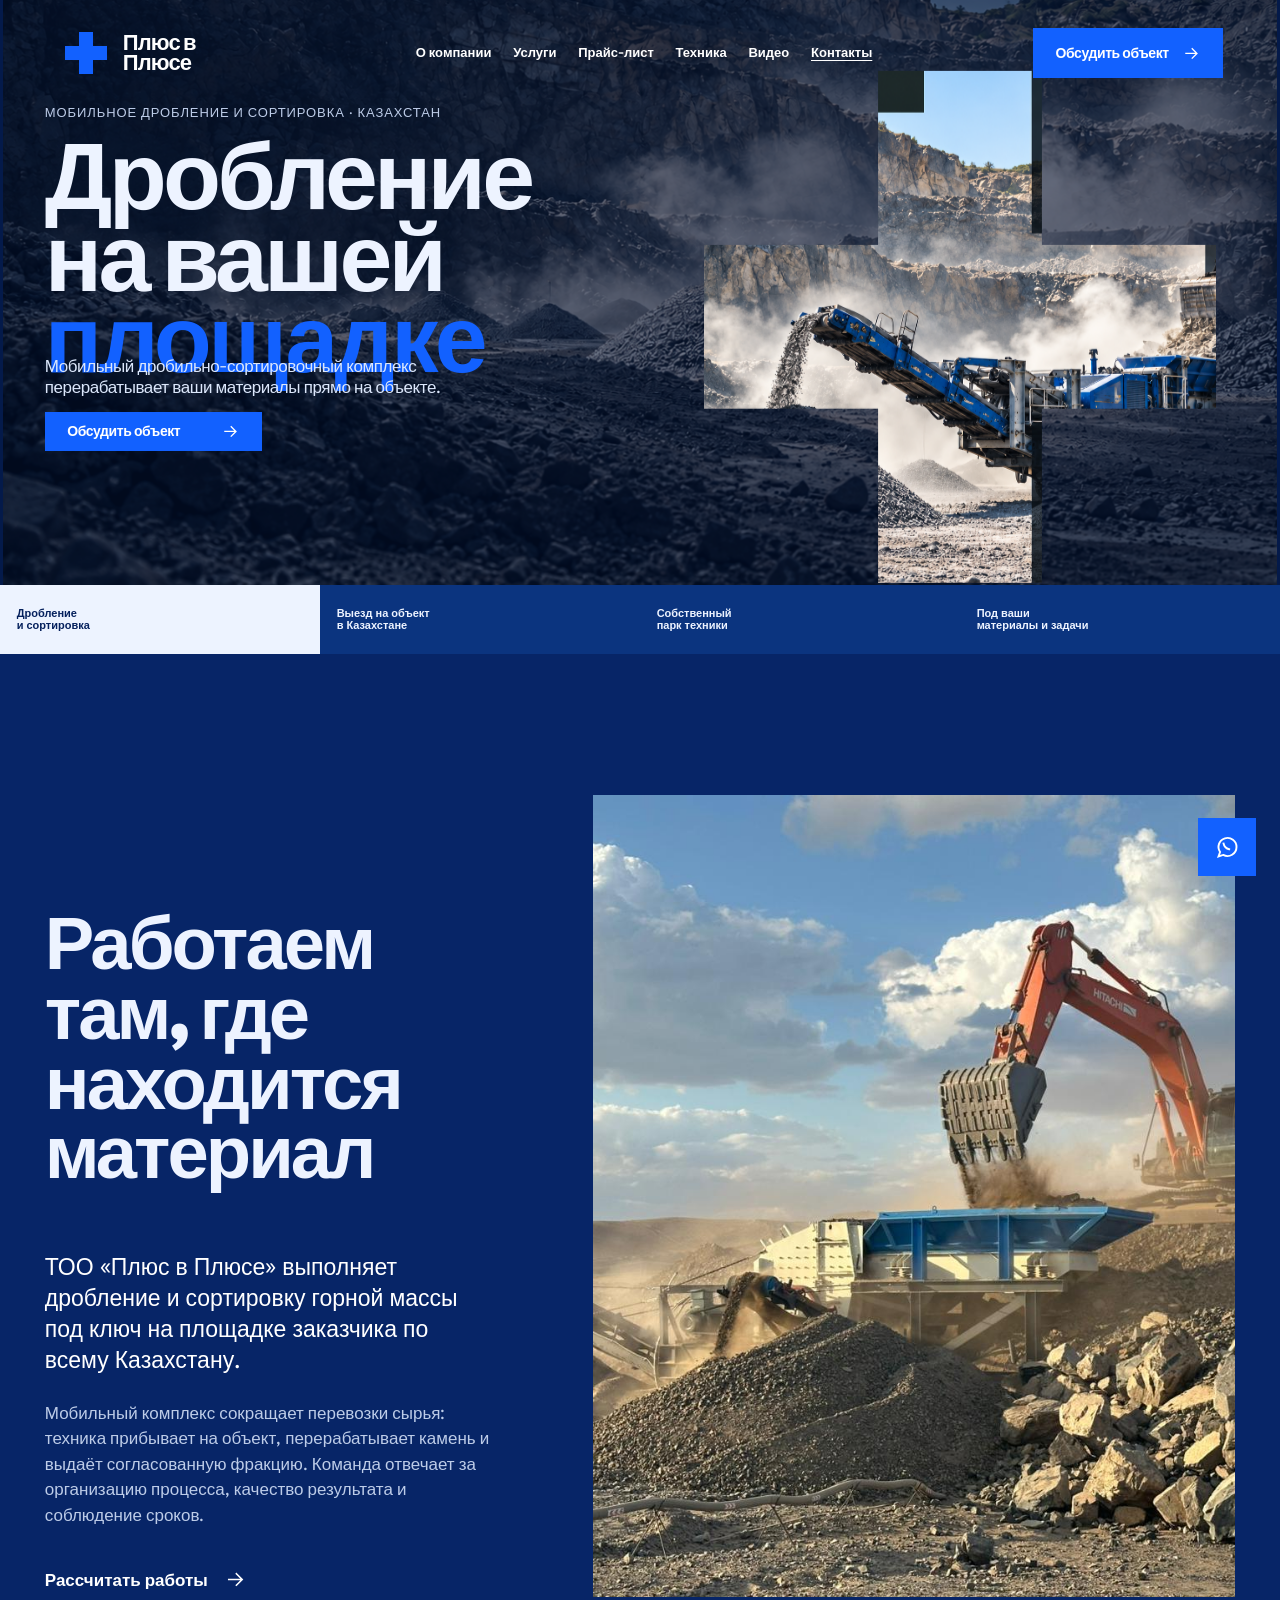
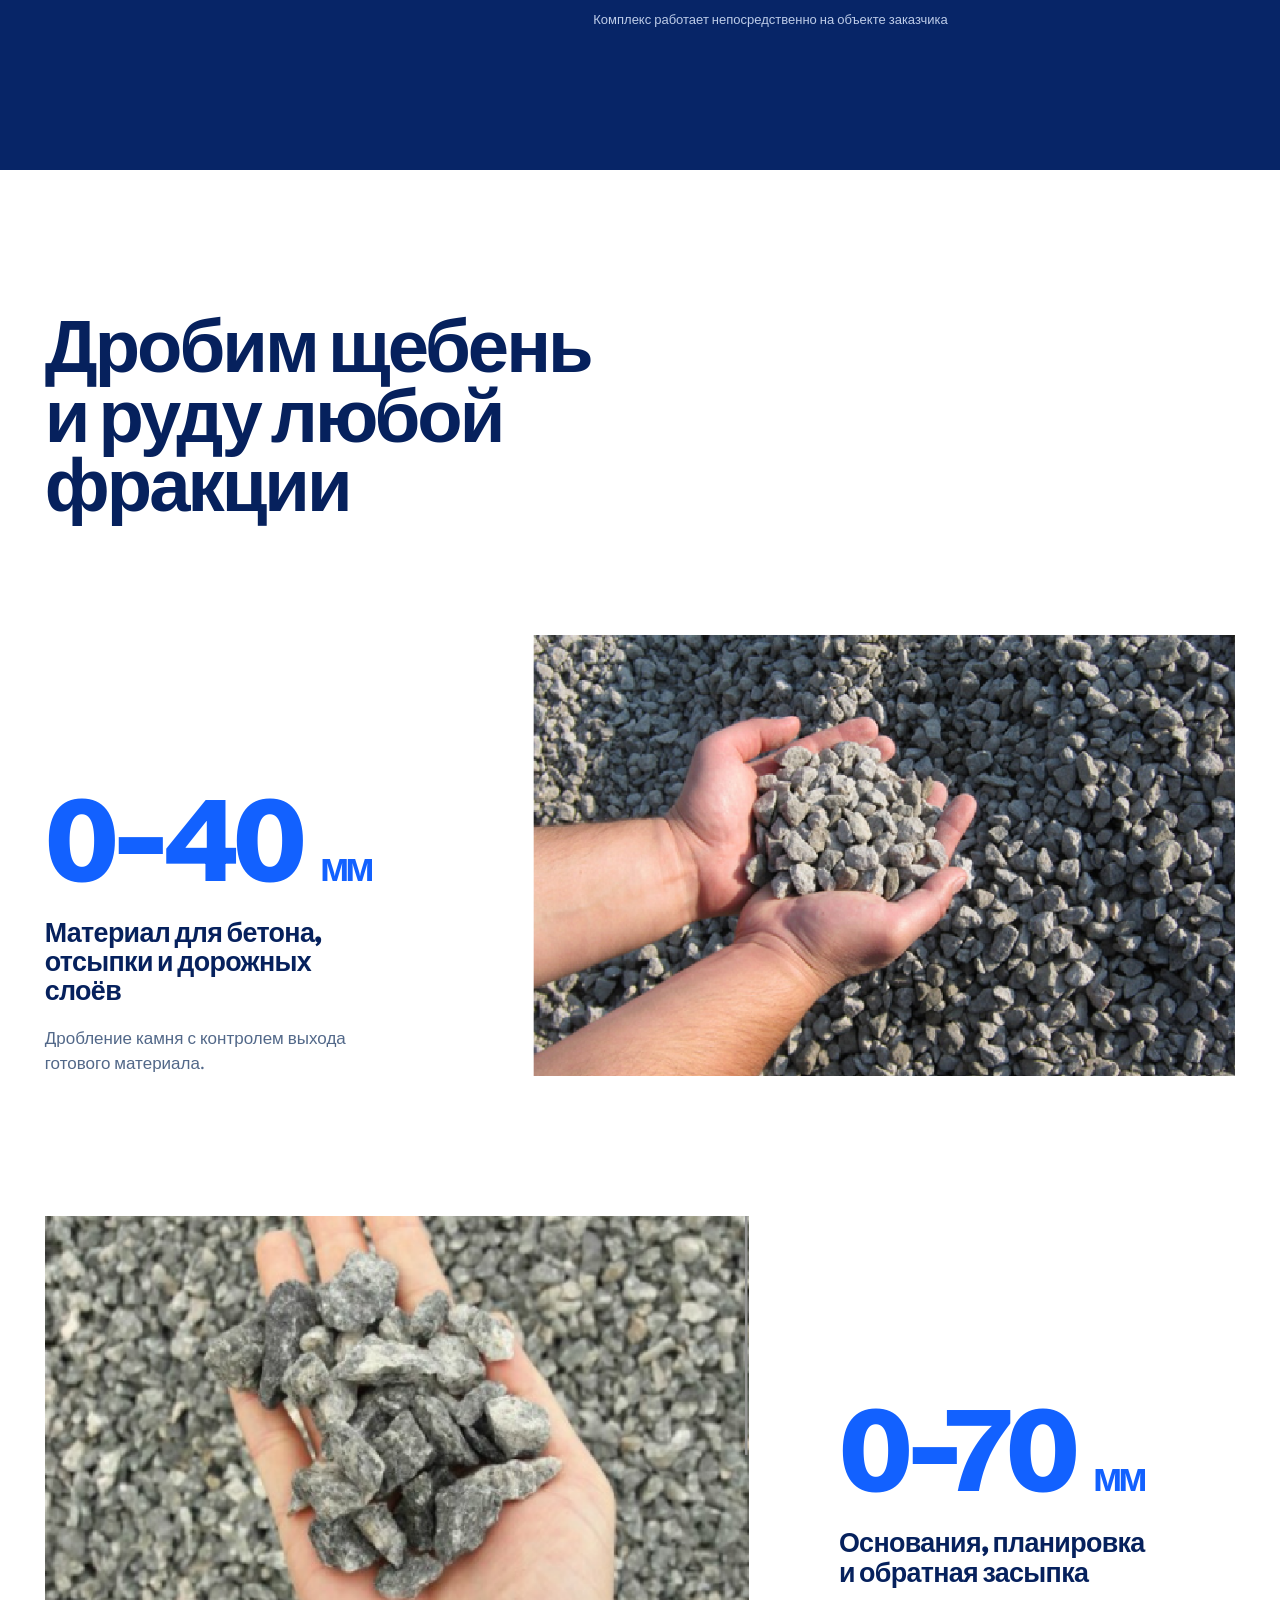
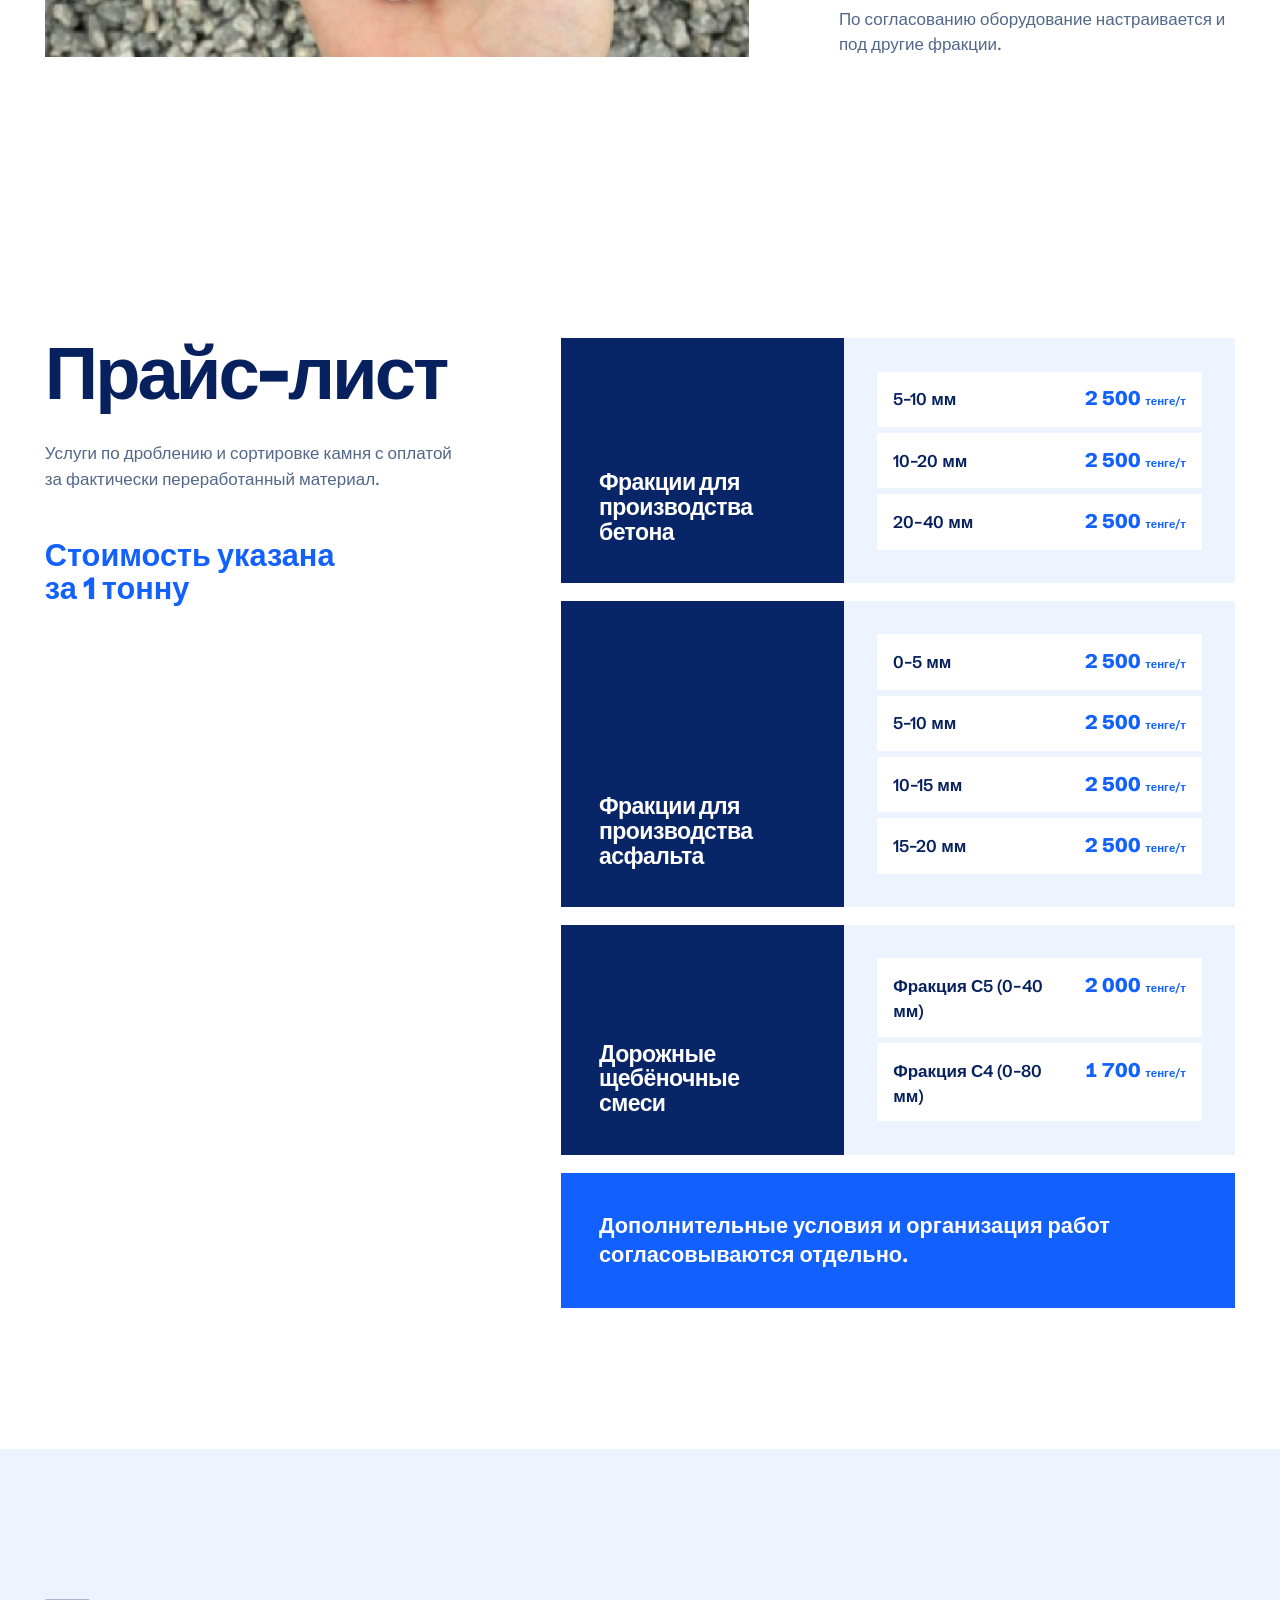
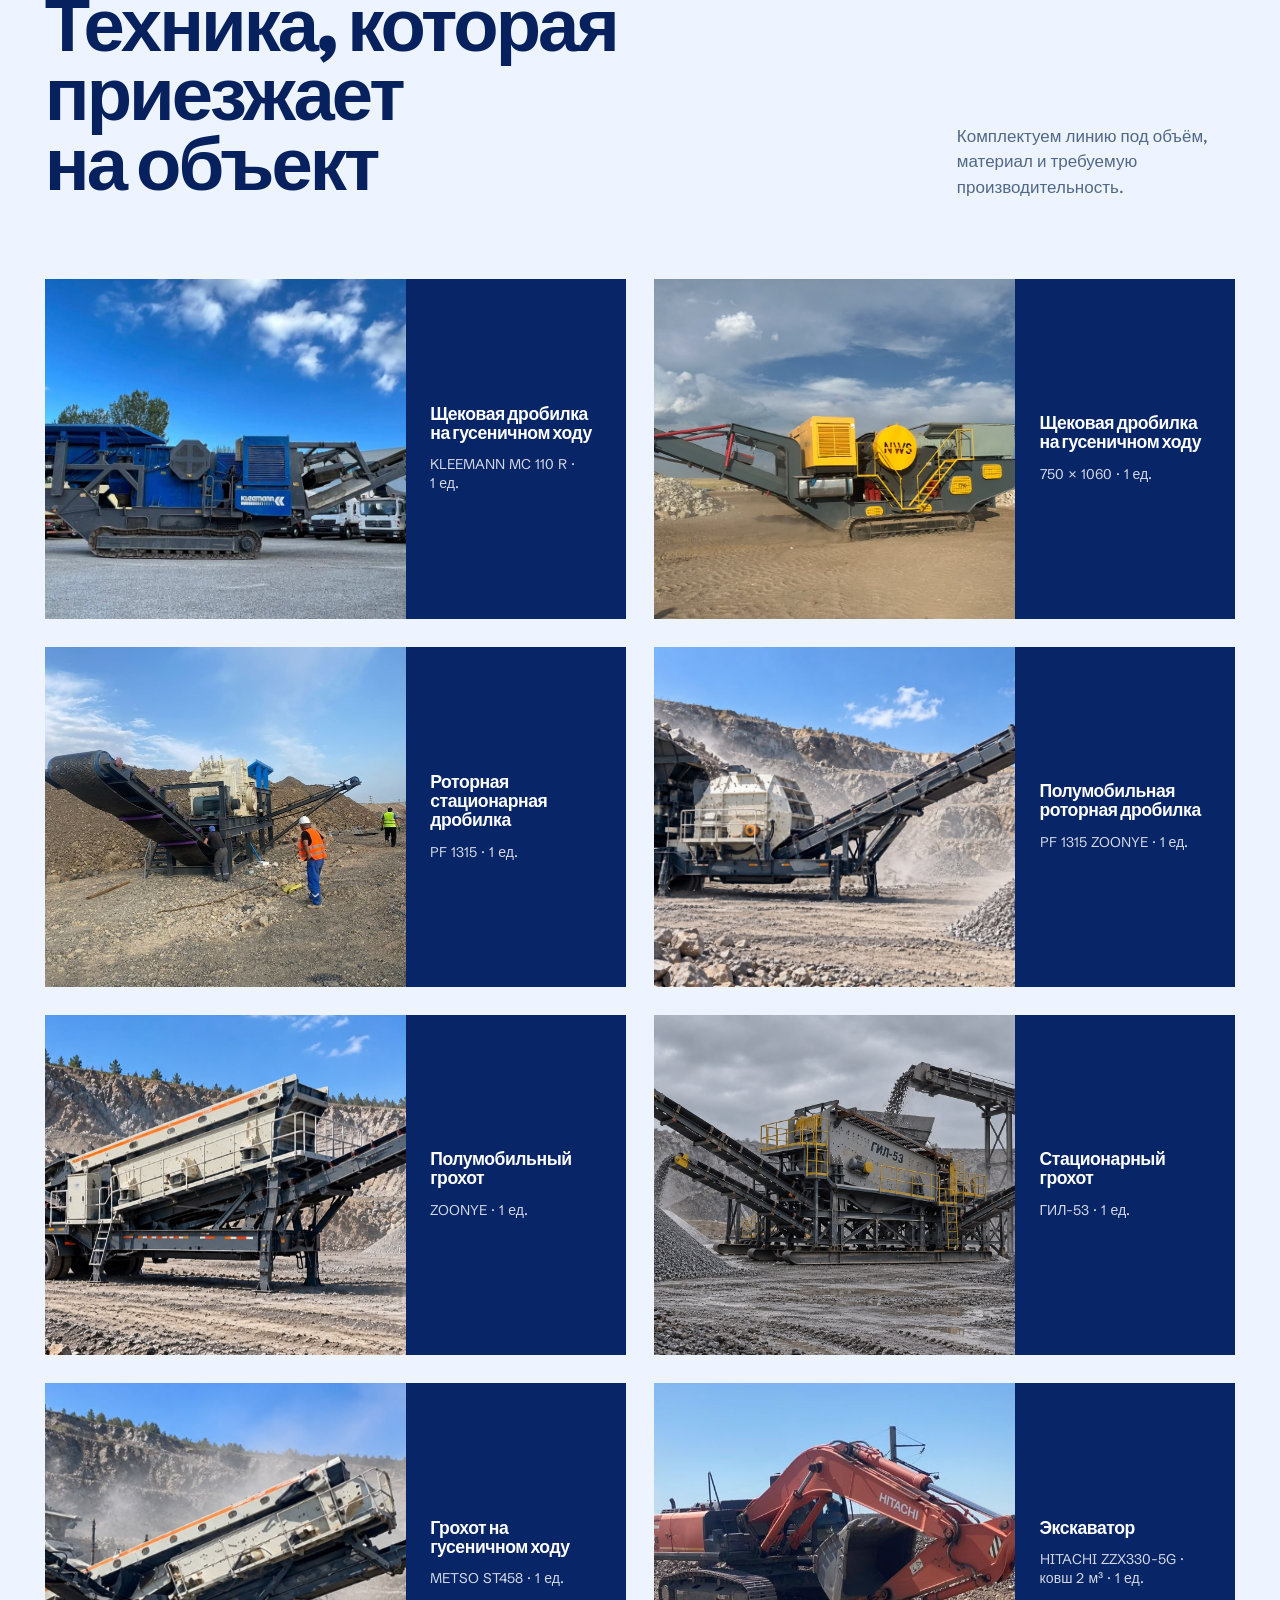
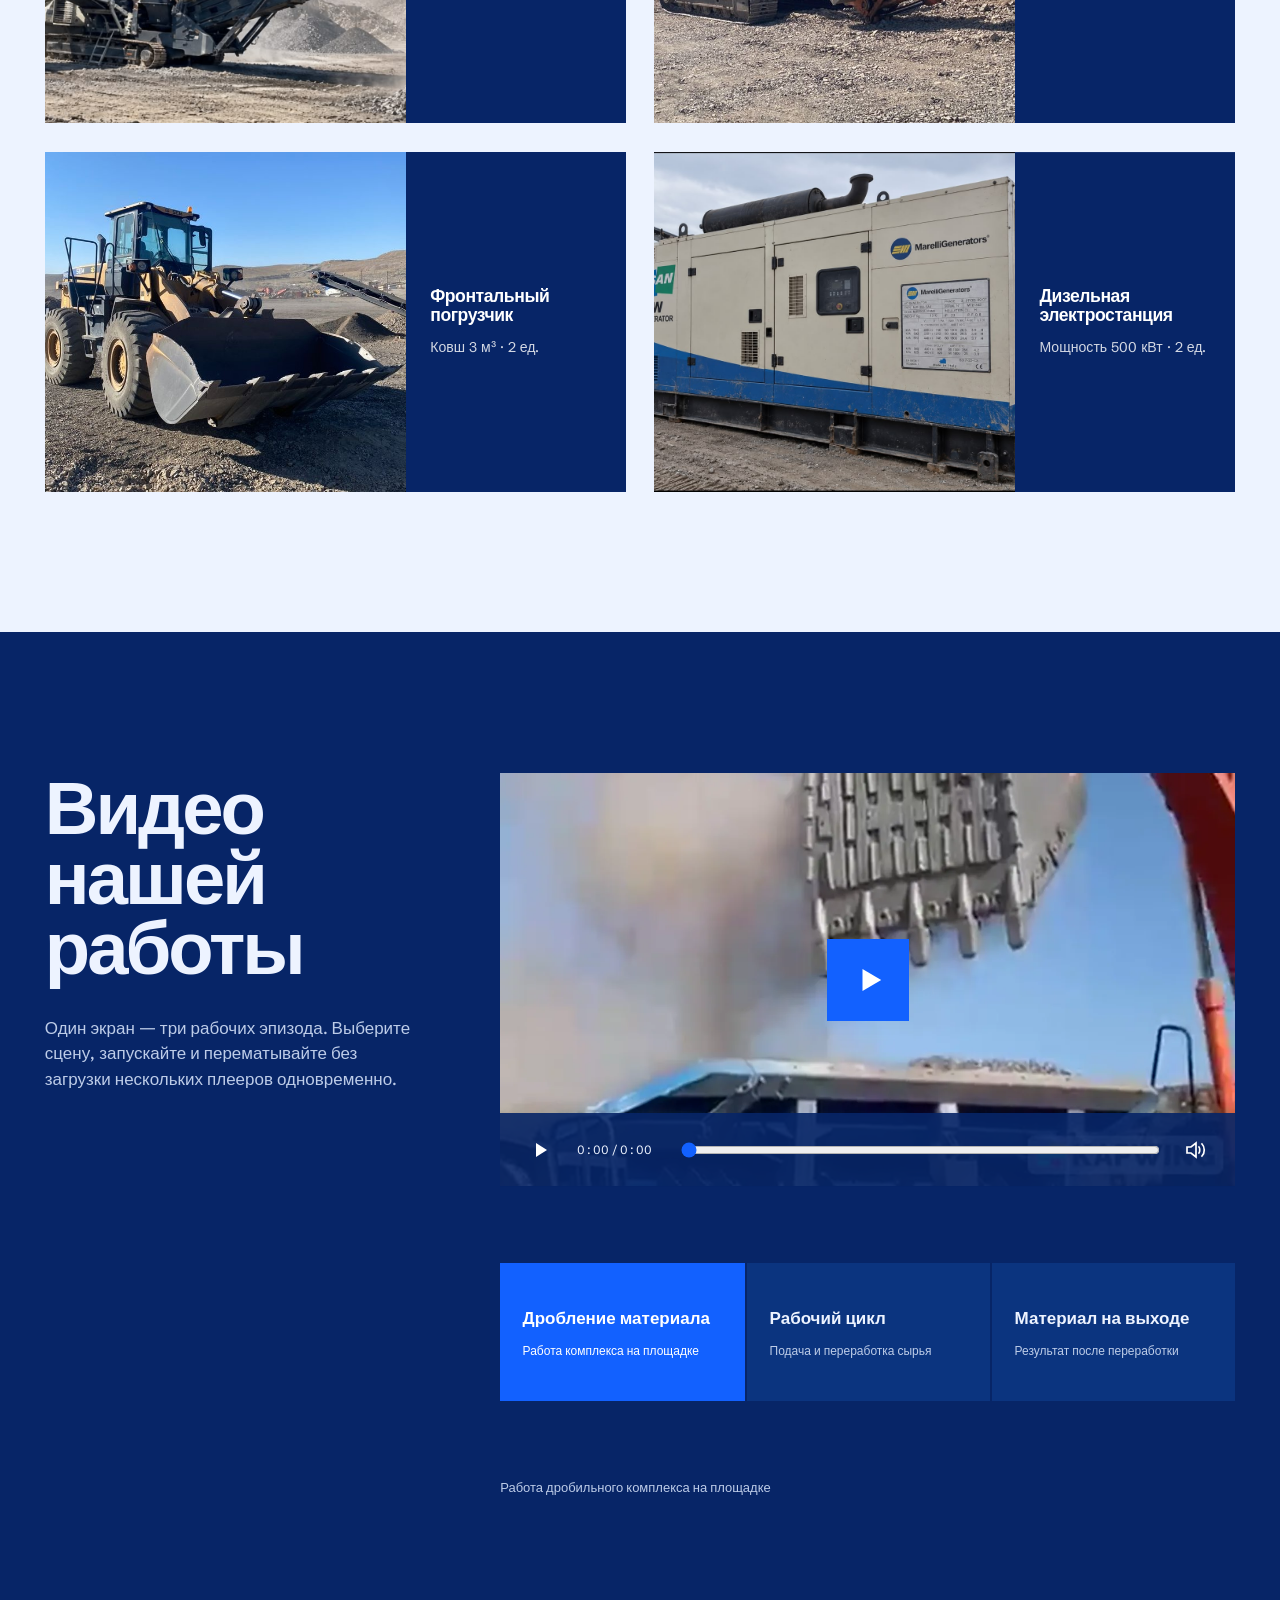
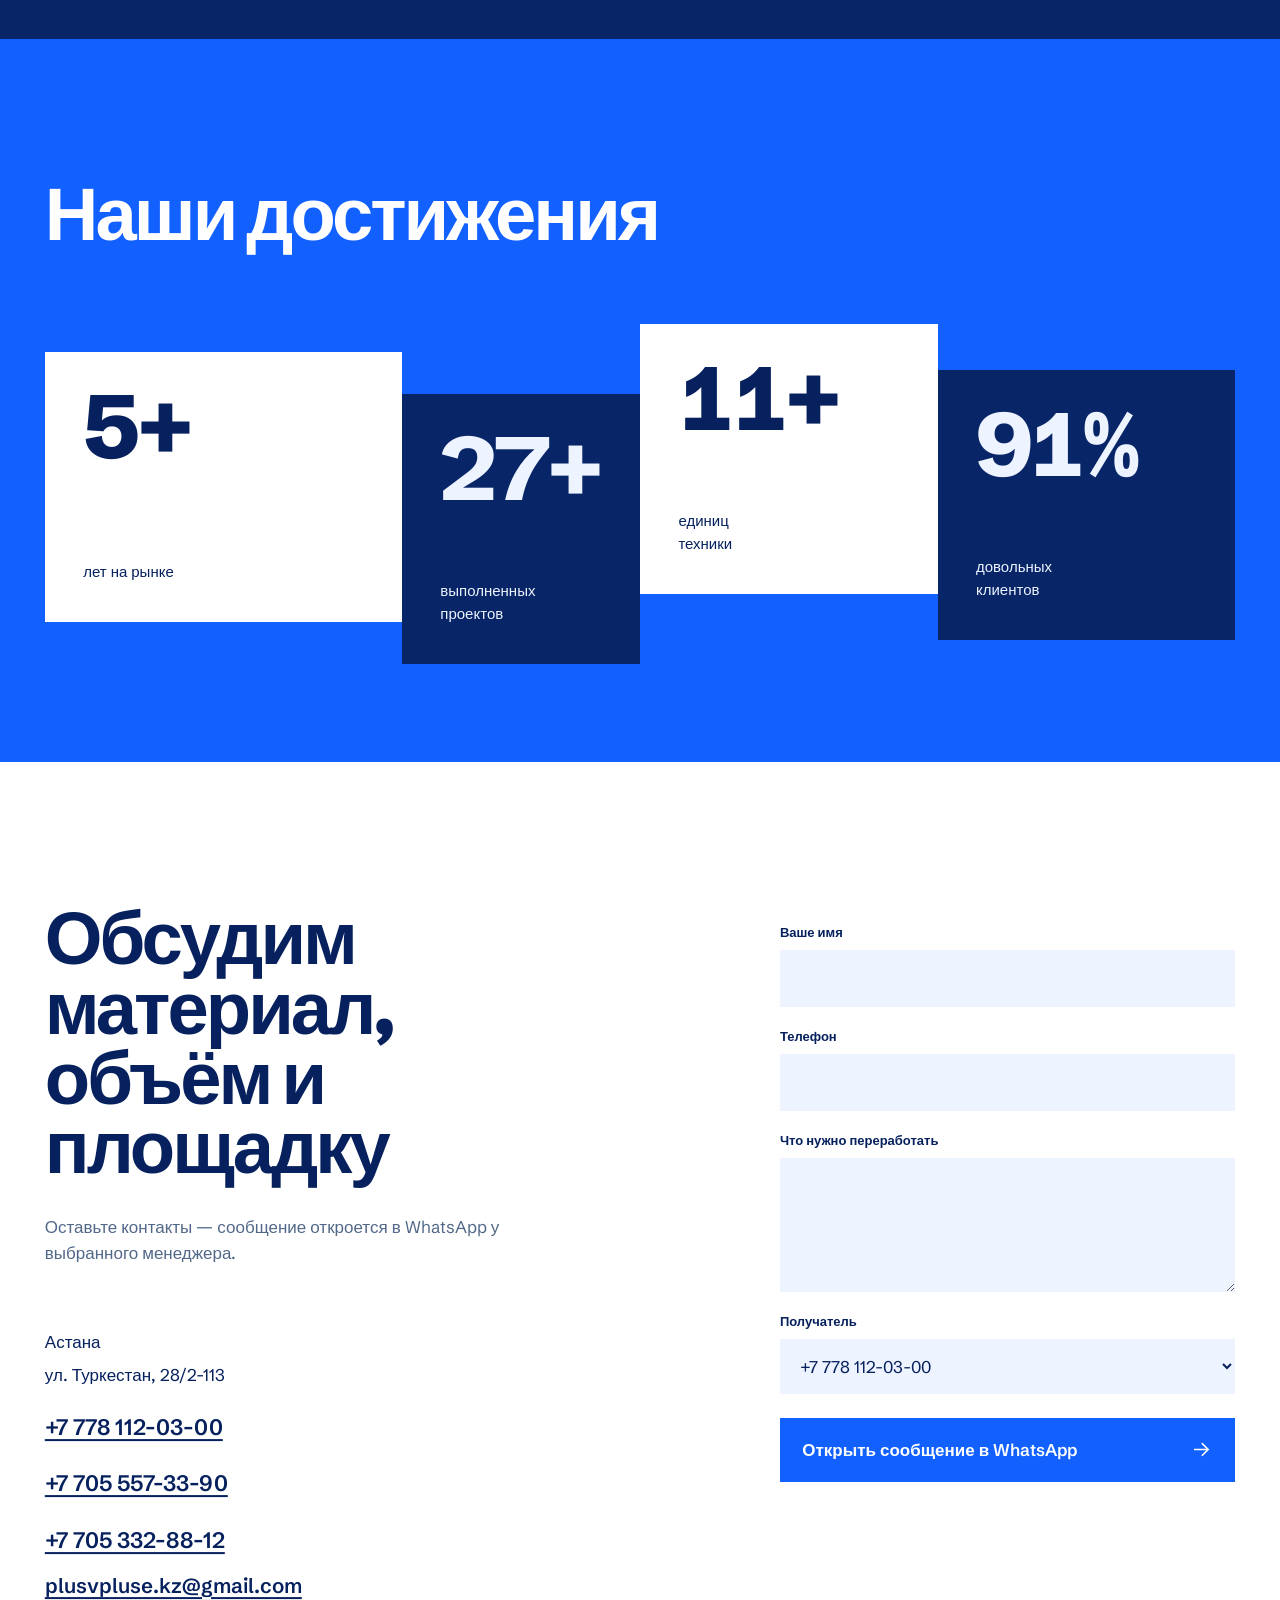
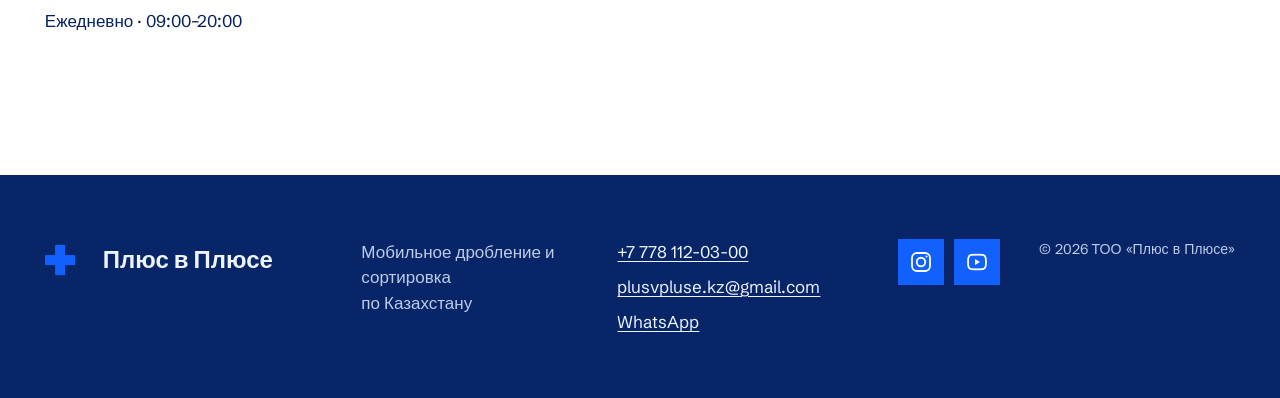
<file: index.html>
<!doctype html>
<html lang="ru">
<head>
  <meta charset="utf-8">
  <meta name="viewport" content="width=device-width, initial-scale=1">
  <title>Дробление инертных материалов в Казахстане | Плюс в Плюсе</title>
  <meta name="description" content="ТОО «Плюс в Плюсе»: мобильное дробление и сортировка инертных материалов на площадке заказчика по Казахстану. Фракции 0–40 и 0–70 мм.">
  <meta name="robots" content="index, follow, max-image-preview:large, max-snippet:-1, max-video-preview:-1">
  <meta name="author" content="ТОО «Плюс в Плюсе»">
  <meta name="theme-color" content="#072567">
  <link rel="icon" href="/favicon-96.png" type="image/png" sizes="96x96">
  <link rel="icon" href="/favicon.svg" type="image/svg+xml">
  <link rel="apple-touch-icon" href="/apple-touch-icon.png" sizes="180x180">
  <link rel="canonical" href="https://plusvpluse.kz/">
  <meta property="og:type" content="website">
  <meta property="og:locale" content="ru_KZ">
  <meta property="og:site_name" content="Плюс в Плюсе">
  <meta property="og:title" content="Дробление на вашей площадке | Плюс в Плюсе">
  <meta property="og:description" content="Мобильное дробление и сортировка инертных материалов на объекте заказчика по Казахстану.">
  <meta property="og:url" content="https://plusvpluse.kz/">
  <meta property="og:image" content="https://plusvpluse.kz/img/%D0%BB%D0%BE%D0%B3%D0%BE1.png">
  <meta name="twitter:card" content="summary_large_image">
  <script type="application/ld+json">
  {"@context":"https://schema.org","@type":"LocalBusiness","@id":"https://plusvpluse.kz/#company","name":"Плюс в Плюсе","legalName":"ТОО «Плюс в Плюсе»","url":"https://plusvpluse.kz/","logo":"https://plusvpluse.kz/favicon-96.png","image":"https://plusvpluse.kz/img/%D0%BB%D0%BE%D0%B3%D0%BE1.png","description":"Услуги по дроблению, сортировке и переработке инертных материалов на площадке заказчика в Казахстане.","telephone":"+7-778-112-03-00","email":"plusvpluse.kz@gmail.com","sameAs":["https://www.instagram.com/plus_v_pluse","https://youtube.com/@plus_v_pluse"],"address":{"@type":"PostalAddress","streetAddress":"ул. Туркестан, 28/2-113","addressLocality":"Астана","addressCountry":"KZ"},"areaServed":{"@type":"Country","name":"Казахстан"}}
  </script>
  <script>document.documentElement.classList.add('js');</script>
  <link rel="stylesheet" href="style.css?v=20261025-1">
</head>
<body>
  <a class="skip-link" href="#main">Перейти к содержанию</a>

  <header class="site-header" id="siteHeader">
    <a class="wordmark" href="#main" aria-label="Плюс в Плюсе — главная"><span class="brand-plus" aria-hidden="true"></span><span>Плюс в Плюсе</span></a>
    <button class="menu-toggle" type="button" aria-expanded="false" aria-controls="heroNav"><span></span><span></span><span class="sr-only">Открыть меню</span></button>
    <nav class="hero-nav" id="heroNav" aria-label="Основная навигация">
      <a href="#about">О компании</a><a href="#services">Услуги</a><a href="#prices">Прайс-лист</a><a href="#equipment">Техника</a><a href="#video">Видео</a><a href="#contact">Контакты</a>
    </nav>
    <a class="nav-action" href="#contact">Обсудить объект <svg viewBox="0 0 24 24" aria-hidden="true"><path d="M5 12h13M13 6l6 6-6 6"/></svg></a>
  </header>

  <main id="main">
    <section class="comp-frame hero-dossier" aria-labelledby="hero-title">
      <figure class="region r-hero-ground" data-region="hero-ground" aria-hidden="true"><img src="assets/plates/hero-ground.png" alt=""></figure>

      <p class="r-service-line service-line" data-region="service-line">МОБИЛЬНОЕ ДРОБЛЕНИЕ И СОРТИРОВКА · КАЗАХСТАН</p>
      <h1 class="r-hero-title hero-title" id="hero-title" data-region="hero-title"><span class="hero-line">Дробление</span><span class="hero-line">на вашей</span><span class="hero-line accent-line">площадке</span></h1>
      <p class="r-hero-copy hero-copy" data-region="hero-copy">Мобильный дробильно-сортировочный комплекс<br>перерабатывает ваши материалы прямо на объекте.</p>
      <a class="r-hero-action hero-action" data-region="hero-action" href="#contact">Обсудить объект <svg viewBox="0 0 24 24" aria-hidden="true"><path d="M5 12h13M13 6l6 6-6 6"/></svg></a>

      <figure class="region r-plus-media hero-media" data-region="plus-media">
        <video id="heroVideo" muted loop playsinline preload="metadata" poster="assets/plates/plus-media.png" data-placeholder-src="img/video_1.mp4" aria-label="Место для будущего 15-секундного фонового видео"></video>
      </figure>

      <div class="r-folder-index folder-index" data-region="folder-index" aria-label="Направления работ">
        <span><i>Дробление<br>и сортировка</i></span><span><i>Выезд на объект<br>в Казахстане</i></span><span><i>Собственный<br>парк техники</i></span><span><i>Под ваши<br>материалы и задачи</i></span>
      </div>

    </section>

    <section class="about section-field" id="about" aria-labelledby="about-title">
      <div class="section-wrap about-grid">
        <div class="about-copy reveal-copy">
          <h2 id="about-title">Работаем там, где находится материал</h2>
          <p class="lead">ТОО «Плюс в Плюсе» выполняет дробление и сортировку горной массы под ключ на площадке заказчика по всему Казахстану.</p>
          <p>Мобильный комплекс сокращает перевозки сырья: техника прибывает на объект, перерабатывает камень и выдаёт согласованную фракцию. Команда отвечает за организацию процесса, качество результата и соблюдение сроков.</p>
          <a class="text-link" href="#contact">Рассчитать работы <svg viewBox="0 0 24 24" aria-hidden="true"><path d="M5 12h13M13 6l6 6-6 6"/></svg></a>
        </div>
        <figure class="about-figure reveal-media"><img src="img/rкомпания.jpeg" alt="Мобильный дробильный комплекс компании на рабочей площадке" loading="lazy"><figcaption>Комплекс работает непосредственно на объекте заказчика</figcaption></figure>
      </div>
    </section>

    <section class="services section-field" id="services" aria-labelledby="services-title">
      <div class="section-wrap">
        <div class="section-heading reveal-copy"><h2 id="services-title">Дробим щебень и руду любой<br>фракции</h2></div>
        <div class="fraction-showcase">
          <article class="fraction-story reveal-row"><div><span class="measure">0–40 <small>мм</small></span><h3>Материал для бетона, отсыпки и дорожных слоёв</h3><p>Дробление камня с контролем выхода готового материала.</p></div><img src="img/фракция 40.png" alt="Дроблёный материал фракции 0–40 мм" loading="lazy"></article>
          <article class="fraction-story reverse reveal-row"><div><span class="measure">0–70 <small>мм</small></span><h3>Основания, планировка и обратная засыпка</h3><p>По согласованию оборудование настраивается и под другие фракции.</p></div><img src="img/фракция 70.1.png" alt="Дроблёный материал фракции 0–70 мм" loading="lazy"></article>
        </div>
      </div>
    </section>

    <section class="pricing section-field" id="prices" aria-labelledby="prices-title">
      <div class="section-wrap pricing-layout">
        <div class="pricing-intro reveal-copy">
          <h2 id="prices-title">Прайс-лист</h2>
          <p>Услуги по дроблению и сортировке камня с оплатой за фактически переработанный материал.</p>
          <strong>Стоимость указана за 1 тонну</strong>
        </div>

        <div class="price-ledger" aria-label="Цены на услуги дробления и сортировки">
          <article class="price-group reveal-row">
            <h3>Фракции для производства бетона</h3>
            <dl>
              <div><dt>5–10 мм</dt><dd>2 500 <span>тенге/т</span></dd></div>
              <div><dt>10–20 мм</dt><dd>2 500 <span>тенге/т</span></dd></div>
              <div><dt>20–40 мм</dt><dd>2 500 <span>тенге/т</span></dd></div>
            </dl>
          </article>

          <article class="price-group price-group-accent reveal-row">
            <h3>Фракции для производства асфальта</h3>
            <dl>
              <div><dt>0–5 мм</dt><dd>2 500 <span>тенге/т</span></dd></div>
              <div><dt>5–10 мм</dt><dd>2 500 <span>тенге/т</span></dd></div>
              <div><dt>10–15 мм</dt><dd>2 500 <span>тенге/т</span></dd></div>
              <div><dt>15–20 мм</dt><dd>2 500 <span>тенге/т</span></dd></div>
            </dl>
          </article>

          <article class="price-group reveal-row">
            <h3>Дорожные щебёночные смеси</h3>
            <dl>
              <div><dt>Фракция С5 (0–40 мм)</dt><dd>2 000 <span>тенге/т</span></dd></div>
              <div><dt>Фракция С4 (0–80 мм)</dt><dd>1 700 <span>тенге/т</span></dd></div>
            </dl>
          </article>

          <p class="price-conditions">Дополнительные условия и организация работ согласовываются отдельно.</p>
        </div>
      </div>
    </section>

    <section class="equipment section-field" id="equipment" aria-labelledby="equipment-title">
      <div class="section-wrap">
        <div class="section-heading equipment-heading reveal-copy"><h2 id="equipment-title">Техника, которая приезжает на объект</h2><p>Комплектуем линию под объём, материал и требуемую производительность.</p></div>
        <div class="equipment-list">
          <article class="equipment-row reveal-row"><img src="img/1.jpeg" alt="Щековая дробилка KLEEMANN MC 110 R" loading="lazy"><div><h3>Щековая дробилка на гусеничном ходу</h3><p>KLEEMANN MC 110 R · 1 ед.</p></div></article>
          <article class="equipment-row reveal-row"><img src="img/2.jpeg" alt="Щековая дробилка 750 на 1060" loading="lazy"><div><h3>Щековая дробилка на гусеничном ходу</h3><p>750 × 1060 · 1 ед.</p></div></article>
          <article class="equipment-row reveal-row"><img src="img/3.jpeg" alt="Роторная стационарная дробилка PF 1315" loading="lazy"><div><h3>Роторная стационарная дробилка</h3><p>PF 1315 · 1 ед.</p></div></article>
          <article class="equipment-row reveal-row"><img src="img/4.jpeg" alt="Полумобильная роторная дробилка PF 1315 ZOONYE" loading="lazy"><div><h3>Полумобильная роторная дробилка</h3><p>PF 1315 ZOONYE · 1 ед.</p></div></article>
          <article class="equipment-row reveal-row"><img src="img/5.png" alt="Полумобильный грохот ZOONYE" loading="lazy"><div><h3>Полумобильный грохот</h3><p>ZOONYE · 1 ед.</p></div></article>
          <article class="equipment-row reveal-row"><img src="img/6.jpeg" alt="Стационарный грохот ГИЛ-53" loading="lazy"><div><h3>Стационарный грохот</h3><p>ГИЛ-53 · 1 ед.</p></div></article>
          <article class="equipment-row reveal-row"><img src="img/7.png" alt="Грохот на гусеничном ходу METSO ST458" loading="lazy"><div><h3>Грохот на гусеничном ходу</h3><p>METSO ST458 · 1 ед.</p></div></article>
          <article class="equipment-row reveal-row"><img src="img/8.jpeg" alt="Экскаватор HITACHI ZZX330-5G" loading="lazy"><div><h3>Экскаватор</h3><p>HITACHI ZZX330-5G · ковш 2 м³ · 1 ед.</p></div></article>
          <article class="equipment-row reveal-row"><img src="img/9.jpeg" alt="Фронтальный погрузчик с ковшом 3 кубических метра" loading="lazy"><div><h3>Фронтальный погрузчик</h3><p>Ковш 3 м³ · 2 ед.</p></div></article>
          <article class="equipment-row reveal-row"><img src="img/10.jpeg" alt="Дизельная электростанция мощностью 500 киловатт" loading="lazy"><div><h3>Дизельная электростанция</h3><p>Мощность 500 кВт · 2 ед.</p></div></article>

        </div>
      </div>
    </section>

    <section class="work-video section-field" id="video" aria-labelledby="video-title">
      <div class="section-wrap video-layout">
        <div class="video-copy reveal-copy"><h2 id="video-title">Видео нашей работы</h2><p>Один экран — три рабочих эпизода. Выберите сцену, запускайте и перематывайте без загрузки нескольких плееров одновременно.</p></div>
        <div class="video-stage reveal-media" data-player>
          <video id="workVideo" preload="metadata" playsinline poster="assets/video/work-1.webp" aria-describedby="videoDescription"><source src="assets/video/work-1.webm" type="video/webm"><source src="img/video_1.mp4" type="video/mp4">Ваш браузер не поддерживает видео.</video>
          <button class="video-play" type="button" aria-label="Воспроизвести видео"><svg viewBox="0 0 40 40" aria-hidden="true"><path d="m15 10 17 10-17 10Z"/></svg></button>
          <div class="video-controls" aria-label="Управление видео">
            <button class="control-play" type="button" aria-label="Воспроизвести"><svg viewBox="0 0 24 24" aria-hidden="true"><path class="play-path" d="m8 5 11 7-11 7Z"/></svg></button>
            <span class="video-time"><span id="currentTime">0:00</span> / <span id="duration">0:00</span></span>
            <input id="videoProgress" class="video-progress" type="range" min="0" max="100" value="0" aria-label="Позиция видео">
            <button class="control-mute" type="button" aria-label="Выключить звук"><svg viewBox="0 0 24 24" aria-hidden="true"><path d="M4 9h4l5-4v14l-5-4H4Z"/><path class="sound-waves" d="M16 9c1 1 1 5 0 6m3-9c3 3 3 9 0 12"/></svg></button>
          </div>
        </div>
        <div class="video-index" role="list" aria-label="Выбор видео">
          <button class="video-choice is-active" type="button" data-src="img/video_1.mp4" data-webm="assets/video/work-1.webm" data-poster="assets/video/work-1.webp" data-title="Дробление материала" data-description="Работа дробильного комплекса на площадке" aria-pressed="true"><span>Дробление материала</span><small>Работа комплекса на площадке</small></button>
          <button class="video-choice" type="button" data-src="img/video_2.mp4" data-webm="assets/video/work-2.webm" data-poster="assets/video/work-2.webp" data-title="Рабочий цикл" data-description="Подача и переработка горной массы" aria-pressed="false"><span>Рабочий цикл</span><small>Подача и переработка сырья</small></button>
          <button class="video-choice" type="button" data-src="img/video_3.mp4" data-webm="assets/video/work-3.webm" data-poster="assets/video/work-3.webp" data-title="Материал на выходе" data-description="Готовая фракция после переработки" aria-pressed="false"><span>Материал на выходе</span><small>Результат после переработки</small></button>
        </div>
        <p class="video-description" id="videoDescription" aria-live="polite">Работа дробильного комплекса на площадке</p>
      </div>
    </section>

    <section class="achievements section-field" id="achievements" aria-labelledby="achievements-title">
      <div class="section-wrap"><h2 id="achievements-title" class="reveal-copy">Наши достижения</h2><div class="stats-grid">
        <div class="stat stat-a"><strong class="stat-number" data-count="5" data-suffix="+">5+</strong><span>лет на рынке</span></div>
        <div class="stat stat-b"><strong class="stat-number" data-count="30" data-suffix="+">30+</strong><span>выполненных проектов</span></div>
        <div class="stat stat-c"><strong class="stat-number" data-count="12" data-suffix="+">12+</strong><span>единиц техники</span></div>
        <div class="stat stat-d"><strong class="stat-number" data-count="100" data-suffix="%">100%</strong><span>довольных клиентов</span></div>
      </div></div>
    </section>

    <section class="contact section-field" id="contact" aria-labelledby="contact-title">
      <div class="section-wrap contact-grid">
        <div class="contact-copy reveal-copy"><h2 id="contact-title">Обсудим материал, объём и площадку</h2><p>Оставьте контакты — сообщение откроется в WhatsApp у выбранного менеджера.</p><address><span>Астана</span><span>ул. Туркестан, 28/2-113</span><a href="tel:+77781120300">+7 778 112-03-00</a><a href="tel:+77055573390">+7 705 557-33-90</a><a href="tel:+77053328812">+7 705 332-88-12</a><a class="contact-email" href="mailto:plusvpluse.kz@gmail.com">plusvpluse.kz@gmail.com</a><span>Ежедневно · 09:00–20:00</span></address></div>
        <form class="contact-form" id="contactForm" novalidate>
          <label for="userName">Ваше имя</label><input id="userName" name="name" autocomplete="name" required>
          <label for="userPhone">Телефон</label><input id="userPhone" name="phone" type="tel" autocomplete="tel" inputmode="tel" required>
          <label for="userMessage">Что нужно переработать</label><textarea id="userMessage" name="message" rows="4" required></textarea>
          <label for="managerSelect">Получатель</label><select id="managerSelect" name="manager"><option value="77781120300">+7 778 112-03-00</option><option value="77055573390">+7 705 557-33-90</option><option value="77053328812">+7 705 332-88-12</option></select>
          <button type="submit">Открыть сообщение в WhatsApp <svg viewBox="0 0 24 24" aria-hidden="true"><path d="M5 12h13M13 6l6 6-6 6"/></svg></button>
          <p class="form-status" id="formStatus" aria-live="polite"></p>
        </form>
      </div>
    </section>
  </main>

  <footer><div class="section-wrap footer-grid"><a class="footer-brand" href="#main"><span class="brand-plus" aria-hidden="true"></span><span>Плюс в Плюсе</span></a><p>Мобильное дробление и сортировка<br>по Казахстану</p><div class="footer-contacts"><a href="tel:+77781120300">+7 778 112-03-00</a><a href="mailto:plusvpluse.kz@gmail.com">plusvpluse.kz@gmail.com</a><a href="https://wa.me/77781120300" target="_blank" rel="noopener">WhatsApp</a></div><nav class="footer-social" aria-label="Компания в социальных сетях"><a href="https://www.instagram.com/plus_v_pluse?mdxt=MWtuZjZqcXhyZDYzMQ%3D%3D&amp;utm_source=qr" target="_blank" rel="noopener noreferrer" aria-label="Плюс в Плюсе в Instagram"><svg viewBox="0 0 24 24" aria-hidden="true"><rect x="3" y="3" width="18" height="18" rx="5"/><circle cx="12" cy="12" r="4.25"/><circle cx="17.5" cy="6.5" r="1" class="social-icon-dot"/></svg></a><a href="https://youtube.com/@plus_v_pluse?si=malFG9ukcLzMFGE-" target="_blank" rel="noopener noreferrer" aria-label="Плюс в Плюсе на YouTube"><svg viewBox="0 0 24 24" aria-hidden="true"><path d="M21 12c0 2.25-.27 4.06-.58 5.07a2.65 2.65 0 0 1-1.84 1.84C17.12 19.3 12 19.3 12 19.3s-5.12 0-6.58-.39a2.65 2.65 0 0 1-1.84-1.84C3.27 16.06 3 14.25 3 12s.27-4.06.58-5.07a2.65 2.65 0 0 1 1.84-1.84C6.88 4.7 12 4.7 12 4.7s5.12 0 6.58.39a2.65 2.65 0 0 1 1.84 1.84C20.73 7.94 21 9.75 21 12Z"/><path d="m10 9 5 3-5 3Z" class="social-icon-play"/></svg></a></nav><small>© 2026 ТОО «Плюс в Плюсе»</small></div></footer>

  <a class="whatsapp-float" href="https://wa.me/77781120300?text=%D0%97%D0%B4%D1%80%D0%B0%D0%B2%D1%81%D1%82%D0%B2%D1%83%D0%B9%D1%82%D0%B5!%20%D0%98%D0%BD%D1%82%D0%B5%D1%80%D0%B5%D1%81%D1%83%D1%8E%D1%82%20%D1%83%D1%81%D0%BB%D1%83%D0%B3%D0%B8%20%D0%B4%D1%80%D0%BE%D0%B1%D0%BB%D0%B5%D0%BD%D0%B8%D1%8F." target="_blank" rel="noopener" aria-label="Написать в WhatsApp"><svg viewBox="0 0 24 24" aria-hidden="true"><path d="M20 11.6a8 8 0 0 1-11.8 7L4 20l1.4-4A8 8 0 1 1 20 11.6Z"/><path d="M8.5 8.5c.6 3 2 4.5 5 5"/></svg></a>

  <script src="assets/vendor/gsap.min.js"></script>
  <script src="assets/vendor/ScrollTrigger.min.js"></script>
  <script src="script.js?v=20261017-1"></script>
</body>
</html>
</file>
<file: style.css>
@font-face { font-family: "Schibsted Grotesk"; src: url("assets/fonts/schibsted-400.ttf") format("truetype"); font-weight: 400; font-display: swap; }
@font-face { font-family: "Schibsted Grotesk"; src: url("assets/fonts/schibsted-600.ttf") format("truetype"); font-weight: 600; font-display: swap; }
@font-face { font-family: "Schibsted Grotesk"; src: url("assets/fonts/schibsted-800.ttf") format("truetype"); font-weight: 800; font-display: swap; }

:root {
  color-scheme: light;
  --slate: #072567;
  --slate-soft: #0b347f;
  --bone: #edf3ff;
  --bone-soft: #dce7fb;
  --paper: #ffffff;
  --ink: #06215d;
  --muted: #526889;
  --muted-dark: #bdcce8;
  --blue: #1261ff;
  --blue-dark: #0847c7;
  --white: #ffffff;
  --page-pad: clamp(20px, 3.5vw, 56px);
  --section-space: clamp(88px, 11vw, 176px);
  --font: "Schibsted Grotesk", "Helvetica Neue", sans-serif;
}

* { box-sizing: border-box; }
html { scroll-behavior: smooth; background: var(--slate); scroll-padding-top: 110px; }
body { margin: 0; min-width: 320px; overflow-x: hidden; background: var(--paper); color: var(--ink); font-family: var(--font); font-size: 17px; line-height: 1.5; text-rendering: optimizeLegibility; }
img, video { display: block; max-width: 100%; }
button, input, textarea, select { font: inherit; }
button, a { -webkit-tap-highlight-color: transparent; }
a { color: inherit; text-decoration-thickness: .08em; text-underline-offset: .2em; }
button { border: 0; }
svg { width: 1.35em; height: 1.35em; fill: none; stroke: currentColor; stroke-width: 1.7; stroke-linecap: square; stroke-linejoin: miter; }
::selection { background: var(--blue); color: white; }
:focus-visible { outline: 3px solid var(--blue); outline-offset: 4px; }
.sr-only { position: absolute; width: 1px; height: 1px; padding: 0; margin: -1px; overflow: hidden; clip: rect(0, 0, 0, 0); white-space: nowrap; border: 0; }
.skip-link { position: fixed; left: 1rem; top: 1rem; z-index: 100; padding: .75rem 1rem; background: var(--bone); color: var(--ink); transform: translateY(-180%); }
.skip-link:focus { transform: none; }
.section-wrap { width: min(100% - (var(--page-pad) * 2), 1480px); margin-inline: auto; }
.section-field { padding-block: var(--section-space); }
h2 { margin: 0; max-width: 14ch; font-size: clamp(2.8rem, 5.8vw, 6rem); font-weight: 800; line-height: .94; letter-spacing: -.04em; text-wrap: balance; }
h3 { margin: 0; font-size: clamp(1.45rem, 2.1vw, 2.2rem); line-height: 1.08; letter-spacing: -.025em; }
p { max-width: 68ch; margin: 0; text-wrap: pretty; }
.lead { font-size: clamp(1.25rem, 1.8vw, 1.7rem); line-height: 1.35; }

/* Approved first viewport */
.comp-frame { position: relative; width: 100%; margin-inline: 0; aspect-ratio: 1586 / 810; overflow: hidden; background: var(--slate); }
.region { position: absolute; margin: 0; overflow: hidden; }
.region img, .region video { width: 100%; height: 100%; object-fit: contain; }
.r-hero-ground { left: 0; top: 0; width: 100%; height: 90%; background: var(--slate); }
.r-hero-ground::after { content: ""; position: absolute; inset: 0; background: rgba(3, 18, 53, .56); }
.r-plus-media {
  left: 55%;
  top: 11%;
  width: 40%;
  height: auto;
  aspect-ratio: 1;
  z-index: 2;
  clip-path: polygon(34% 0, 66% 0, 66% 34%, 100% 34%, 100% 66%, 66% 66%, 66% 100%, 34% 100%, 34% 66%, 0 66%, 0 34%, 34% 34%);
}
.r-plus-media video,
.r-plus-media img { object-fit: cover; }
.r-plus-media figcaption { position: absolute; right: 1rem; bottom: .9rem; padding: .55rem .75rem; background: var(--slate); color: var(--bone); font-size: 12px; letter-spacing: .04em; }
.r-aggregate-media { left: 49%; top: 0; width: 51%; height: 100%; }
.r-brand, .r-navigation, .r-nav-action, .r-service-line, .r-hero-title, .r-hero-copy, .r-hero-action, .r-folder-index, .r-fraction-40, .r-fraction-70 { position: absolute; z-index: 4; }
.r-brand { left: 3.5%; top: 1.8%; width: 18%; height: 6%; }
.r-navigation { left: 31%; top: 1.8%; width: 37%; height: 5.5%; }
.r-nav-action { left: 82%; top: 1.8%; width: 15%; height: 6%; }
.r-service-line { left: 3.5%; top: 14%; width: 31%; height: 6.5%; }
.r-hero-title { left: 3.5%; top: 20.5%; width: 45%; height: auto; }
.r-hero-copy { left: 3.5%; top: 54.5%; width: 39%; height: auto; }
.r-hero-action { left: 3.5%; top: 63%; width: 17%; height: 6%; }
.r-folder-index { left: 0; top: 89.5%; width: 100%; height: 10.5%; }
.wordmark { display: flex; align-items: center; gap: 1rem; color: var(--white); font-size: 22px; line-height: .9; font-weight: 800; letter-spacing: -.04em; text-decoration: none; }
.wordmark > span:last-child { max-width: 6ch; }
.brand-plus { position: relative; width: 42px; height: 42px; flex: 0 0 auto; }
.brand-plus::before, .brand-plus::after { content: ""; position: absolute; background: var(--blue); }
.brand-plus::before { left: 0; top: 14px; width: 42px; height: 14px; }
.brand-plus::after { left: 14px; top: 0; width: 14px; height: 42px; }
.hero-nav { display: flex; align-items: center; justify-content: center; gap: 2rem; font-size: 13px; }
.hero-nav a { color: var(--white); font-weight: 600; text-decoration: none; }
.hero-nav a:hover, .hero-nav a.is-active { color: var(--white); text-decoration: underline; }
.nav-action, .hero-action { display: flex; align-items: center; justify-content: space-between; padding-inline: 1.4rem; background: var(--blue); color: white; font-size: 14px; font-weight: 600; letter-spacing: -.03em; text-decoration: none; }
.nav-action svg, .hero-action svg { flex: 0 0 auto; }
.service-line { margin: 0; display: flex; align-items: center; color: var(--muted-dark); font-size: 13px; line-height: 1.05; letter-spacing: .07em; }
.hero-title { display: flex; flex-direction: column; margin: 0; color: var(--bone); font-size: 95px; font-weight: 800; line-height: .86; letter-spacing: -.04em; }
.hero-title .accent-line { color: var(--blue); }
.hero-copy { margin: 0; color: var(--bone-soft); font-size: 17px; line-height: 1.2; letter-spacing: -.025em; }
.folder-index { display: grid; grid-template-columns: repeat(4, 1fr); align-items: stretch; background: var(--slate-soft); color: var(--bone); }
.folder-index span { display: flex; align-items: center; gap: 1.2rem; padding-inline: 1.3vw; font-size: 11px; line-height: 1.15; font-weight: 600; }
.folder-index span:first-child { background: var(--bone); color: var(--ink); }
.folder-index b { align-self: flex-start; margin-top: 1.5rem; font-size: 9px; font-weight: 400; }
.folder-index i { font-style: normal; }
.fraction-field { display: grid; grid-template-columns: .72fr .72fr 1.56fr; min-height: 260px; margin-bottom: clamp(72px, 9vw, 132px); background: var(--bone); color: var(--ink); overflow: hidden; }
.fraction { display: flex; flex-direction: column; justify-content: center; padding: clamp(28px, 4vw, 58px); }
.fraction strong { display: block; width: 100%; font-size: 61px; font-weight: 800; line-height: .95; letter-spacing: -.04em; }
.fraction strong em { font-size: .55em; font-style: normal; }
.fraction > span { max-width: 24ch; margin-top: .75rem; font-size: 16px; line-height: 1.25; }
.fraction-aggregate { min-width: 0; margin: 0; }
.fraction-aggregate img { width: 100%; height: 100%; object-fit: cover; }
.menu-toggle { display: none; }

/* Persistent navigation */
.site-header { position: fixed; left: var(--page-pad); right: var(--page-pad); top: 18px; z-index: 80; min-height: 70px; display: grid; grid-template-columns: minmax(150px, .72fr) auto minmax(190px, .72fr); align-items: center; gap: clamp(20px, 3vw, 48px); padding: 10px 12px 10px 20px; background: rgba(255, 255, 255, 0); transition: background-color 220ms ease, color 220ms ease; }
.site-header .hero-nav { position: static; width: auto; height: auto; display: flex; gap: clamp(12px, 1.7vw, 28px); white-space: nowrap; }
.site-header .nav-action { min-height: 50px; justify-self: end; min-width: 190px; }
.site-header.is-scrolled { background: var(--white); }
.site-header.is-scrolled .wordmark,
.site-header.is-scrolled .hero-nav a { color: var(--blue); }
.site-header.is-scrolled .hero-nav a:hover,
.site-header.is-scrolled .hero-nav a.is-active { color: var(--blue-dark); }

/* About */
.about { background: var(--slate); color: var(--bone); }
.about-grid { display: grid; grid-template-columns: minmax(0, .82fr) minmax(0, 1.18fr); gap: clamp(48px, 8vw, 140px); align-items: center; }
.about-copy { padding-top: 6vw; }
.about-copy h2 { margin-bottom: clamp(36px, 5vw, 72px); }
.about-copy .lead { color: var(--white); }
.about-copy p + p { margin-top: 1.5rem; color: var(--muted-dark); }
.text-link { display: inline-flex; align-items: center; gap: 1rem; margin-top: 2.5rem; color: white; font-weight: 600; text-decoration: none; }
.text-link:hover { color: var(--blue); }
.about-figure { margin: 0; }
.about-figure img { width: 100%; aspect-ratio: 4 / 5; object-fit: cover; object-position: center; }
.about-figure figcaption { margin-top: .8rem; color: var(--muted-dark); font-size: 13px; }

/* Services */
.services { background: var(--paper); }
.section-heading { display: grid; grid-template-columns: minmax(0, 1.5fr) minmax(260px, .5fr); gap: 6vw; align-items: end; margin-bottom: clamp(64px, 9vw, 132px); }
.section-heading h2 { max-width: 13ch; }
.section-heading p { color: var(--muted); }
.fraction-showcase { display: grid; gap: clamp(72px, 11vw, 160px); }
.fraction-story { display: grid; grid-template-columns: minmax(280px, .72fr) minmax(0, 1.28fr); gap: clamp(32px, 7vw, 112px); align-items: end; }
.fraction-story.reverse { grid-template-columns: minmax(0, 1.28fr) minmax(280px, .72fr); }
.fraction-story.reverse div { order: 2; }
.fraction-story img { width: 100%; aspect-ratio: 16 / 10; object-fit: cover; }
.measure { display: block; margin-bottom: 2rem; color: var(--blue); font-size: clamp(4.2rem, 9vw, 9rem); font-weight: 800; line-height: .8; letter-spacing: -.04em; }
.measure small { font-size: .35em; }
.fraction-story h3 { max-width: 18ch; margin-bottom: 1.2rem; }
.fraction-story p { color: var(--muted); }

/* Pricing */
.pricing { background: var(--paper); }
.pricing-layout { display: grid; grid-template-columns: minmax(260px, .38fr) minmax(0, .62fr); gap: clamp(48px, 8vw, 128px); align-items: start; }
.pricing-intro { position: sticky; top: 120px; }
.pricing-intro h2 { margin-bottom: 2rem; }
.pricing-intro p { color: var(--muted); }
.pricing-intro strong { display: block; max-width: 16ch; margin-top: 3rem; color: var(--blue); font-size: clamp(1.5rem, 2.4vw, 2.5rem); line-height: 1.08; }
.price-ledger { display: grid; gap: 18px; }
.price-group { display: grid; grid-template-columns: minmax(220px, .42fr) minmax(0, .58fr); background: var(--bone); }
.price-group h3 { display: flex; align-items: flex-end; min-height: 100%; padding: clamp(24px, 3vw, 44px); background: var(--slate); color: white; font-size: clamp(1.25rem, 1.8vw, 1.75rem); line-height: 1.08; }
.price-group-accent h3 { background: var(--slate); }
.price-group dl { display: grid; align-content: center; gap: 6px; margin: 0; padding: clamp(18px, 2.6vw, 38px); }
.price-group dl div { display: grid; grid-template-columns: minmax(0, 1fr) auto; gap: 24px; align-items: baseline; padding: .8rem 1rem; background: white; }
.price-group dt { font-weight: 600; }
.price-group dd { margin: 0; color: var(--blue); font-size: clamp(1.15rem, 1.55vw, 1.5rem); font-weight: 800; font-variant-numeric: tabular-nums; white-space: nowrap; }
.price-group dd span { font-size: .58em; font-weight: 600; }
.price-conditions { padding: clamp(24px, 3vw, 42px); background: var(--blue); color: white; font-size: clamp(1.15rem, 1.7vw, 1.55rem); font-weight: 600; line-height: 1.35; }

/* Equipment */
.equipment { background: var(--bone); }
.equipment-heading { margin-bottom: 5rem; }
.equipment-list { display: grid; grid-template-columns: repeat(2, minmax(0, 1fr)); gap: clamp(18px, 2.2vw, 34px); }
.equipment-row, .equipment-row:nth-child(even) { display: grid; grid-template-columns: minmax(0, 2.05fr) minmax(220px, .95fr); height: 340px; align-items: stretch; background: var(--bone); overflow: hidden; }
.equipment-row:nth-child(even) img { order: initial; }
.equipment-row img { width: 100%; height: 100%; object-fit: cover; transition: transform 420ms cubic-bezier(.16, 1, .3, 1), filter 300ms ease; }
.equipment-row div { min-width: 0; overflow: hidden; display: flex; flex-direction: column; justify-content: center; padding: clamp(20px, 1.9vw, 30px); background: var(--slate); color: white; }
.equipment-row h3 { max-width: 100%; font-size: clamp(1.1rem, 1.3vw, 1.4rem); line-height: 1.08; overflow-wrap: anywhere; text-wrap: balance; }
.equipment-row p { max-width: 100%; margin-top: .8rem; color: inherit; font-size: clamp(.88rem, 1vw, 1rem); line-height: 1.35; opacity: .82; overflow-wrap: anywhere; }

/* Video */
.work-video { background: var(--slate); color: var(--bone); }
.video-layout { display: grid; grid-template-columns: minmax(260px, .34fr) minmax(0, .66fr); gap: clamp(32px, 6vw, 96px); }
.video-copy h2 { max-width: 8ch; margin-bottom: 2rem; }
.video-copy p { color: var(--muted-dark); }
.video-stage { position: relative; align-self: start; background: var(--slate); overflow: hidden; }
.video-stage video { width: 100%; aspect-ratio: 16 / 9; object-fit: cover; }
.video-play { position: absolute; left: 50%; top: 50%; width: 82px; height: 82px; display: grid; place-items: center; transform: translate(-50%, -50%); background: var(--blue); color: white; cursor: pointer; }
.video-play svg { width: 44px; height: 44px; fill: currentColor; stroke: none; }
.video-stage.is-playing .video-play { opacity: 0; pointer-events: none; }
.video-controls { position: absolute; left: 0; right: 0; bottom: 0; display: grid; grid-template-columns: auto auto 1fr auto; gap: 1rem; align-items: center; padding: 1rem 1.2rem; background: rgba(7, 37, 103, .9); }
.video-controls button { width: 42px; height: 42px; display: grid; place-items: center; background: transparent; color: white; cursor: pointer; }
.video-controls svg { width: 24px; height: 24px; }
.control-play svg { fill: currentColor; stroke: none; }
.video-time { min-width: 86px; font-size: 12px; font-variant-numeric: tabular-nums; }
.video-progress { width: 100%; accent-color: var(--blue); cursor: pointer; }
.video-index { grid-column: 2; display: grid; grid-template-columns: repeat(3, 1fr); }
.video-choice { min-height: 138px; padding: 1.4rem; background: var(--slate-soft); color: var(--bone); text-align: left; cursor: pointer; }
.video-choice + .video-choice { border-left: 2px solid var(--slate); }
.video-choice span, .video-choice small { display: block; }
.video-choice span { font-size: 17px; font-weight: 600; }
.video-choice small { margin-top: .7rem; color: var(--muted-dark); font-size: 12px; }
.video-choice.is-active { background: var(--blue); color: white; }
.video-choice.is-active small { color: white; }
.video-description { grid-column: 2; color: var(--muted-dark); font-size: 13px; }

/* Stats */
.achievements { background: var(--blue); color: white; overflow: hidden; }
.achievements h2 { margin-bottom: clamp(64px, 8vw, 120px); }
.stats-grid { display: grid; grid-template-columns: 1.2fr .8fr 1fr 1fr; align-items: end; }
.stat { display: flex; min-height: 270px; flex-direction: column; justify-content: space-between; padding: clamp(22px, 3vw, 46px); background: white; color: var(--ink); }
.stat:nth-child(even) { background: var(--slate); color: var(--bone); }
.stat-a { transform: translateY(0); }
.stat-b { transform: translateY(42px); }
.stat-c { transform: translateY(-28px); }
.stat-d { transform: translateY(18px); }
.stat-number { font-size: clamp(4rem, 7vw, 7.5rem); line-height: .8; letter-spacing: -.04em; font-variant-numeric: tabular-nums; }
.stat span { max-width: 12ch; font-size: 15px; }

/* Contact */
.contact { background: var(--paper); }
.contact-grid { display: grid; grid-template-columns: minmax(0, 1fr) minmax(340px, .75fr); gap: clamp(52px, 10vw, 160px); }
.contact-copy h2 { max-width: 11ch; margin-bottom: 2rem; }
.contact-copy > p { color: var(--muted); }
address { display: grid; gap: .45rem; margin-top: 4rem; font-style: normal; }
address a { width: fit-content; margin-top: 1rem; font-size: 1.4rem; font-weight: 600; }
address .contact-email { margin-top: .35rem; font-size: clamp(1rem, 1.6vw, 1.4rem); overflow-wrap: anywhere; }
.contact-form { display: grid; align-content: start; }
.contact-form label { margin-top: 1.25rem; margin-bottom: .45rem; font-size: 13px; font-weight: 600; }
.contact-form input, .contact-form textarea, .contact-form select { width: 100%; border: 0; border-radius: 0; padding: 1rem; background: var(--bone); color: var(--ink); }
.contact-form textarea { resize: vertical; min-height: 124px; }
.contact-form button { display: flex; justify-content: space-between; align-items: center; margin-top: 1.5rem; padding: 1.2rem 1.4rem; background: var(--blue); color: white; font-weight: 600; cursor: pointer; }
.form-status { min-height: 1.5em; margin-top: .8rem; color: var(--muted); font-size: 13px; }
.form-status.is-error { color: #a32626; }

footer { padding-block: 64px; background: var(--slate); color: var(--bone); }
.footer-grid { display: grid; grid-template-columns: 1.15fr .9fr 1fr auto auto; gap: clamp(2rem, 3vw, 3rem); align-items: start; }
.footer-brand { display: flex; align-items: center; gap: 1rem; font-size: 24px; font-weight: 800; text-decoration: none; }
.footer-brand .brand-plus { transform: scale(.72); transform-origin: left center; }
.footer-grid p, .footer-grid small { color: var(--muted-dark); }
.footer-contacts { display: grid; gap: .6rem; }
.footer-grid a { width: fit-content; }
.footer-social { display: flex; gap: .65rem; }
.footer-social a { width: 46px; height: 46px; display: grid; place-items: center; background: var(--blue); color: white; text-decoration: none; transition: background-color 180ms ease, transform 180ms ease; }
.footer-social a:focus-visible { outline-color: var(--bone); }
.footer-social svg { width: 24px; height: 24px; stroke-width: 1.8; }
.footer-social .social-icon-dot { fill: currentColor; stroke: none; }
.footer-social .social-icon-play { fill: currentColor; stroke: none; }
.whatsapp-float { position: fixed; right: 24px; bottom: 24px; z-index: 50; width: 58px; height: 58px; display: grid; place-items: center; background: var(--blue); color: white; }
.whatsapp-float svg { width: 27px; height: 27px; }

@media (hover: hover) {
  .nav-action:hover, .hero-action:hover, .contact-form button:hover, .whatsapp-float:hover, .footer-social a:hover { background: var(--blue-dark); }
  .footer-social a:hover { transform: translateY(-2px); }
  .video-choice:hover:not(.is-active) { background: #154394; }
  .equipment-row:hover img { transform: scale(1.045); filter: contrast(1.06) saturate(1.04); }
  .equipment-row div { transition: background-color 260ms ease; }
  .equipment-row:hover div { background: var(--blue); }
}

@media (max-width: 1180px) {
  .footer-grid { grid-template-columns: 1fr 1fr; }
}

@media (max-width: 980px) {
  .site-header { left: 16px; right: 16px; top: 12px; min-height: 64px; grid-template-columns: 1fr auto; padding: 8px 10px 8px 16px; }
  .site-header .wordmark { font-size: 18px; }
  .site-header .brand-plus { transform: scale(.72); transform-origin: left center; margin-right: -.35rem; }
  .site-header .nav-action { display: none; }
  .comp-frame { aspect-ratio: auto; min-height: 820px; background: var(--slate); }
  .r-hero-ground { height: 100%; }
  .r-plus-media { left: 38%; top: 14%; width: 76%; height: auto; aspect-ratio: 1; opacity: .72; }
  .r-brand { left: 5%; top: 3%; width: 54%; height: 7%; }
  .wordmark { gap: .8rem; font-size: 20px; }
  .brand-plus { transform: scale(.68); transform-origin: left center; margin-right: -.4rem; }
  .site-header .hero-nav { position: absolute; left: 0; top: calc(100% + 8px); width: 100%; height: auto; display: grid; gap: 0; padding: 14px 20px 18px; background: white; transform: translateY(-14px); opacity: 0; visibility: hidden; pointer-events: none; transition: transform 260ms cubic-bezier(.16, 1, .3, 1), opacity 180ms ease, visibility 180ms ease; }
  .site-header .hero-nav a { color: var(--blue); }
  .hero-nav.is-open { transform: translateY(0); }
  .site-header .hero-nav.is-open { opacity: 1; visibility: visible; pointer-events: auto; }
  .hero-nav a { padding: .7rem 0; font-size: 17px; }
  .menu-toggle { position: relative; z-index: 12; width: 48px; height: 48px; display: grid; place-content: center; gap: 7px; background: var(--blue); color: white; }
  .menu-toggle span:not(.sr-only) { width: 22px; height: 2px; background: currentColor; }
  .r-nav-action { display: none; }
  .r-service-line { left: 5%; top: 15%; width: 82%; }
  .service-line { font-size: 11px; }
  .r-hero-title { left: 5%; top: 27%; width: 90%; height: 27%; }
  .hero-title { font-size: clamp(52px, 14.5vw, 88px); line-height: .74; }
  .r-hero-copy { left: 5%; top: 58%; width: 86%; height: 11%; }
  .hero-copy { font-size: 16px; }
  .r-hero-action { left: 5%; top: 71%; width: 52%; height: 8%; }
  .r-folder-index { top: 84%; height: 16%; }
  .folder-index { grid-template-columns: 1fr; }
  .folder-index span { padding-inline: 5%; }
  .folder-index span:not(:first-child) { display: none; }
  .folder-index b { margin-top: 1.7rem; }
  .fraction-field { grid-template-columns: 1fr 1fr; }
  .fraction-aggregate { grid-column: 1 / -1; height: 280px; }
  .r-plus-media figcaption { font-size: 10px; }
  .about-grid, .section-heading, .pricing-layout, .video-layout, .contact-grid { grid-template-columns: 1fr; }
  .pricing-intro { position: static; }
  .price-group { grid-template-columns: minmax(220px, .42fr) minmax(0, .58fr); }
  .about-copy { padding-top: 0; }
  .about-figure { width: 78%; margin-left: auto; }
  .section-heading { align-items: start; }
  .fraction-story, .fraction-story.reverse { grid-template-columns: 1fr; }
  .fraction-story.reverse div, .fraction-story.reverse img { order: initial; }
  .fraction-story div { max-width: 620px; }
  .equipment-list { grid-template-columns: 1fr; }
  .equipment-row, .equipment-row:nth-child(even) { grid-template-columns: 1.7fr .8fr; height: 320px; }
  .equipment-row:nth-child(even) img { order: initial; }
  .video-index, .video-description { grid-column: 1; }
  .stats-grid { grid-template-columns: 1fr 1fr; }
}

@media (max-width: 680px) {
  body { font-size: 16px; }
  .section-field { padding-block: 84px; }
  .comp-frame { min-height: 760px; }
  .hero-title { font-size: clamp(48px, 15vw, 68px); }
  .hero-copy br { display: none; }
  .r-plus-media { left: 32%; width: 90%; }
  .r-hero-action { width: 62%; }
  .about-grid { gap: 52px; }
  .about-figure { width: calc(100% + var(--page-pad)); }
  .fraction-story { gap: 28px; }
  .measure { margin-bottom: 1.2rem; }
  .fraction-field { grid-template-columns: 1fr; }
  .fraction-aggregate { grid-column: auto; height: 220px; }
  .fraction strong { font-size: 50px; }
  .price-group { grid-template-columns: 1fr; }
  .price-group h3 { min-height: 150px; }
  .price-group dl div { gap: 14px; padding-inline: .25rem; }
  .price-group dt { font-size: .95rem; }
  .price-group dd { font-size: 1.05rem; }
  .equipment-row, .equipment-row:nth-child(even) { grid-template-columns: 1fr; height: auto; min-height: 0; }
  .equipment-row img { height: 220px; }
  .equipment-row div { min-height: 170px; }
  .video-play { width: 64px; height: 64px; }
  .video-controls { grid-template-columns: auto 1fr auto; gap: .4rem; padding: .6rem; }
  .video-time { display: none; }
  .video-index { grid-template-columns: 1fr; }
  .video-choice + .video-choice { border-left: 0; border-top: 2px solid var(--slate); }
  .stats-grid { grid-template-columns: 1fr; }
  .stat { min-height: 210px; transform: none; }
  .contact-grid { gap: 52px; }
  .footer-grid { grid-template-columns: 1fr; }
  .whatsapp-float { right: 16px; bottom: 16px; }
}

@media (prefers-reduced-motion: reduce) {
  html { scroll-behavior: auto; }
  *, *::before, *::after { scroll-behavior: auto !important; animation-duration: .01ms !important; animation-iteration-count: 1 !important; transition-duration: .01ms !important; }
}
.skip-link { top: 0; transform: translateY(-130%); }
</file>
